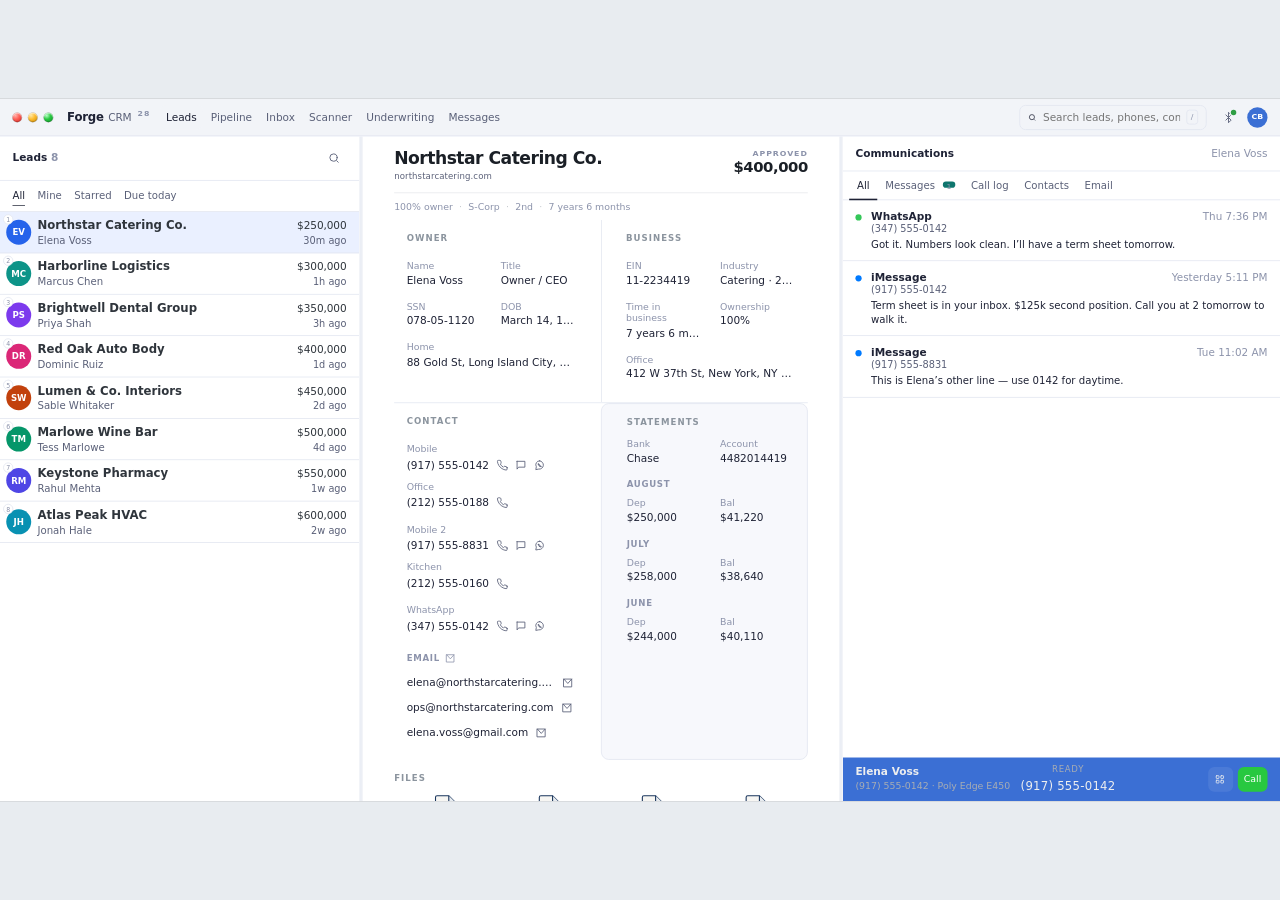
<file: index.html>
<!DOCTYPE html>
<html lang="en">
<head>
<!-- v30 -->
<meta charset="UTF-8" />
<meta http-equiv="Cache-Control" content="no-cache, no-store, must-revalidate" />
<meta http-equiv="Pragma" content="no-cache" />
<meta name="viewport" content="width=device-width, initial-scale=1, maximum-scale=1, user-scalable=no, viewport-fit=cover" />
<meta name="apple-mobile-web-app-capable" content="yes" />
<meta name="mobile-web-app-capable" content="yes" />
<title>Leads · Forge CRM</title>
<script>(function(){var vv=window.visualViewport,w=(vv&&vv.width)||window.innerWidth||1640,h=(vv&&vv.height)||window.innerHeight||900,s=Math.min(w/1640,h/900);if(!(s>0.05))s=1;var x=Math.max(0,(w-1640*s)/2),y=Math.max(0,(h-900*s)/2);var r=document.documentElement;r.style.setProperty("--app-scale",String(s));r.style.setProperty("--app-h","900px");r.style.setProperty("--app-x",x+"px");r.style.setProperty("--app-y",y+"px");})();</script>
<link rel="stylesheet" href="css/desk.css?v=v30" />
<link rel="stylesheet" href="css/desk-more.css?v=v30" />
<link rel="stylesheet" href="css/pages.css?v=v30" />
<link rel="stylesheet" href="css/theme-v2.css?v=v32" />
</head>
<body>
<div id="stage"><div class="app" id="app">
<header class="header">
<div class="traffic" aria-hidden="true"><b class="r"></b><b class="y"></b><b class="g"></b></div>
<div class="word">Forge<span>CRM</span><small class="ver">28</small></div>
<nav class="nav-links"><a href="index.html" class="on">Leads</a><a href="pipeline.html">Pipeline</a><a href="inbox.html">Inbox</a><a href="scanner.html">Scanner</a><a href="underwriting.html">Underwriting</a><a href="messages.html">Messages</a></nav>
<label class="search"><svg width="14" height="14" viewBox="0 0 24 24" fill="none" stroke="currentColor" stroke-width="2"><circle cx="11" cy="11" r="7"/><path d="M20 20l-3-3"/></svg><input id="q" placeholder="Search leads, phones, companies" autocomplete="off" /><kbd>/</kbd></label>
<div class="header-actions"><span class="live" id="livePill"><i></i> On a call</span>
<button type="button" class="bt-btn off" id="btBtn" data-act="devices" title="Phones"><svg width="16" height="16" viewBox="0 0 24 24" fill="none" stroke="currentColor" stroke-width="1.75" stroke-linecap="round" stroke-linejoin="round"><path d="M7 7l10 10-5 5V2l5 5L7 17"/></svg><i></i></button>
<div class="avatar" title="Cole Brennan">CB</div></div></header>
<div class="main" id="main">
<aside class="rail" id="rail"><div class="empty" style="padding:28px 20px">Loading desk…</div></aside>
<div class="handle" data-side="rail"></div>
<section class="desk" id="desk"></section>
<div class="handle" data-side="dock"></div>
<aside class="dock" id="dock"></aside>
</div></div></div>
<div class="pad-pop" id="padPop"></div><div class="overlay" id="overlay"></div><div class="toast" id="toast"></div>
<script src="js/data.js?v=v30"></script><script src="js/data1.js?v=v30"></script><script src="js/data2.js?v=v30"></script><script src="js/data3.js?v=v30"></script>
<script src="js/view.js?v=v30"></script><script src="js/shared.js?v=v32"></script>
<script src="js/desk-core.js?v=v30"></script><script src="js/desk-rail.js?v=v32"></script><script src="js/desk-record.js?v=v30"></script><script src="js/desk-comms.js?v=v32"></script><script src="js/desk-viewer.js?v=v30"></script><script src="js/desk-actions.js?v=v32"></script><script src="js/desk-panes.js?v=v32"></script>
</body></html>
</file>
<file: css/desk.css>
:root {
  --bg: #F4F5F7;
  --bg-2: #E8ECF0;
  --surface: #FFFFFF;
  --sunken: #F7F8FA;
  --fg: #1A1F26;
  --muted: #5C6770;
  --dim: #8B949E;
  --line: #E6E8EB;
  --accent: #1C1F24;
  --accent-2: #0E1014;
  --accent-soft: #F7F6F3;
  --ok: #0F766E;
  --bad: #B42318;
  --warn: #B45309;
  --ink: #1C1F24;
  --ink-fg: #EDEEEF;
  --dialer: #5C4454;
  --font: "Inter", ui-sans-serif, system-ui, sans-serif;
  --app-h: 900px;
  --app-scale: 1;
  --app-x: 0px;
  --app-y: 0px;
  --mono: "Inter", ui-sans-serif, system-ui, sans-serif;
  --header-h: 48px;
  --dial-h: 56px;
  --rail-w: 480px;
  --dock-w: 430px;
  --ease: cubic-bezier(0.22, 1, 0.36, 1)
}

* {
  box-sizing: border-box;
  margin: 0;
  padding: 0
}

html,
body {
  height: 100%;
  max-height: 100%;
  min-width: 0;
  width: 100%;
  overflow: hidden;
  touch-action: none;
  overscroll-behavior: none
}

html {
  -webkit-font-smoothing: antialiased;
  -webkit-text-size-adjust: 100%;
  text-size-adjust: 100%
}

body {
  font-family: var(--font);
  background: var(--bg-2);
  color: var(--fg);
  font-size: 13.5px;
  line-height: 1.45;
  overflow: hidden;
  width: 100%
}

#stage {
  position: fixed;
  inset: 0;
  overflow: hidden;
  touch-action: none;
  background: var(--bg-2);
  overscroll-behavior: none
}

button,
[role="button"] {
  font-family: inherit;
  cursor: pointer;
  color: inherit
}

button:disabled {
  cursor: not-allowed;
  opacity: .45
}

input,
textarea,
select {
  font-family: inherit;
  font-size: 13.5px
}

a {
  color: var(--fg)
}

svg {
  display: block
}

.num {
  font-variant-numeric: normal;
  font-family: var(--font);
  font-weight: 500
}

.app {
  height: 900px;
  max-height: 900px;
  min-height: 900px;
  display: grid;
  grid-template-rows: var(--header-h) 1fr;
  min-width: 1640px;
  width: 1640px;
  max-width: 1640px;
  overflow: hidden;
  transform: translate(var(--app-x, 0px), var(--app-y, 0px)) scale(var(--app-scale, 1));
  transform-origin: 0 0;
  box-shadow: 0 0 0 1px rgba(16, 18, 22, .14);
  background: var(--surface)
}

.header {
  display: flex;
  align-items: center;
  gap: 12px;
  padding: 0 16px;
  background: var(--bg);
  border-bottom: 1px solid var(--line);
  z-index: 20
}

.traffic {
  display: flex;
  gap: 8px;
  align-items: center;
  padding-right: 6px;
  flex-shrink: 0
}

.traffic b {
  width: 12px;
  height: 12px;
  border-radius: 50%;
  display: block;
  box-shadow: 0 0 0 .5px rgba(0, 0, 0, .28), inset 0 1.2px 1.4px rgba(255, 255, 255, .62), inset 0 -1.2px 1.2px rgba(0, 0, 0, .22)
}

.traffic .r {
  background: radial-gradient(circle at 32% 28%, #ffb0aa 0%, #ff5f57 42%, #de3a34 78%)
}

.traffic .y {
  background: radial-gradient(circle at 32% 28%, #ffe7a3 0%, #febc2e 42%, #d89a16 80%)
}

.traffic .g {
  background: radial-gradient(circle at 32% 28%, #b6ffc4 0%, #28c840 42%, #18a332 80%)
}

.word {
  font-weight: 600;
  font-size: 15px;
  letter-spacing: -.02em
}

.word span {
  color: var(--muted);
  font-weight: 400;
  margin-left: 6px;
  font-size: 13.5px
}

.nav-links {
  display: flex;
  align-items: center;
  gap: 2px
}

.nav-links a {
  color: var(--muted);
  text-decoration: none;
  font-size: 13.5px;
  font-weight: 500;
  padding: 6px 10px;
  border-radius: 8px
}

.nav-links a.on,
.nav-links a:hover {
  color: var(--fg);
  background: var(--bg)
}

.search {
  flex: 1;
  min-width: 0;
  max-width: 420px;
  margin-left: auto;
  display: flex;
  align-items: center;
  gap: 8px;
  background: var(--bg);
  border: 1px solid var(--line);
  border-radius: 8px;
  padding: 0 10px;
  height: 32px
}

.search input {
  border: 0;
  background: transparent;
  outline: none;
  width: 100%;
  color: var(--fg)
}

.search kbd {
  font-family: var(--font);
  font-size: 10px;
  color: var(--dim);
  border: 1px solid var(--line);
  border-radius: 4px;
  padding: 1px 5px
}

.header-actions {
  display: flex;
  align-items: center;
  gap: 8px
}

.icon-btn {
  width: 32px;
  height: 32px;
  border: 0;
  background: transparent;
  color: var(--muted);
  border-radius: 8px;
  display: grid;
  place-items: center
}

.icon-btn:hover {
  background: var(--bg);
  color: var(--fg)
}

.avatar {
  width: 26px;
  height: 26px;
  border-radius: 99px;
  display: grid;
  place-items: center;
  font-size: 10px;
  font-weight: 600;
  color: #fff;
  background: #3D4F61
}

.live {
  display: none;
  align-items: center;
  gap: 6px;
  color: var(--ok);
  font-size: 13px;
  font-weight: 500
}

.live.show {
  display: inline-flex
}

.live i {
  width: 6px;
  height: 6px;
  border-radius: 99px;
  background: var(--ok);
  animation: pulse 1.4s ease-in-out infinite
}

@keyframes pulse {
  50% {
    opacity: .35
  }
}

.main {
  min-height: 0;
  display: grid;
  grid-template-columns: var(--rail-w) 5px minmax(0, 1fr) 5px var(--dock-w);
  background: var(--bg);
  overflow: hidden;
  min-width: 0;
  width: 100%
}

.handle {
  cursor: col-resize;
  background: transparent;
  position: relative;
  z-index: 8
}

.handle::before {
  content: "";
  position: absolute;
  inset: 0 -5px;
  z-index: 1
}

.handle:hover,
.handle.drag {
  background: rgba(28, 31, 36, .12)
}

.handle::after {
  content: "";
  position: absolute;
  top: 0;
  bottom: 0;
  left: 2px;
  width: 1px;
  background: var(--line)
}

.pane {
  min-height: 0;
  overflow: auto
}

.pane,
.desk-scroll,
.dock-body,
.lead-list,
.lb-stage,
.thread {
  scrollbar-width: thin;
  scrollbar-color: transparent transparent
}

.pane:hover,
.desk-scroll:hover,
.dock-body:hover,
.lead-list:hover,
.lb-stage:hover,
.thread:hover,
.pane:focus-within,
.desk-scroll:focus-within,
.dock-body:focus-within,
.lead-list:focus-within,
.thread:focus-within {
  scrollbar-color: #C5CAD0 transparent
}

.pane::-webkit-scrollbar,
.desk-scroll::-webkit-scrollbar,
.dock-body::-webkit-scrollbar,
.lead-list::-webkit-scrollbar,
.lb-stage::-webkit-scrollbar,
.thread::-webkit-scrollbar {
  width: 4px;
  height: 4px
}

.pane::-webkit-scrollbar-thumb,
.desk-scroll::-webkit-scrollbar-thumb,
.dock-body::-webkit-scrollbar-thumb,
.lead-list::-webkit-scrollbar-thumb,
.lb-stage::-webkit-scrollbar-thumb,
.thread::-webkit-scrollbar-thumb {
  background: transparent;
  border-radius: 99px
}

.pane:hover::-webkit-scrollbar-thumb,
.desk-scroll:hover::-webkit-scrollbar-thumb,
.dock-body:hover::-webkit-scrollbar-thumb,
.lead-list:hover::-webkit-scrollbar-thumb,
.lb-stage:hover::-webkit-scrollbar-thumb,
.thread:hover::-webkit-scrollbar-thumb,
.pane:focus-within::-webkit-scrollbar-thumb,
.desk-scroll:focus-within::-webkit-scrollbar-thumb,
.dock-body:focus-within::-webkit-scrollbar-thumb,
.lead-list:focus-within::-webkit-scrollbar-thumb,
.thread:focus-within::-webkit-scrollbar-thumb {
  background: #C5CAD0
}

.rail,
.dock {
  display: flex;
  flex-direction: column;
  min-height: 0;
  height: 100%;
  min-width: 0;
  max-width: 100%;
  background: var(--surface);
  overflow: hidden
}

.rail {
  border-right: 0
}

.desk {
  display: flex;
  flex-direction: column;
  min-width: 0;
  min-height: 0;
  height: 100%;
  background: var(--surface);
  container-type: inline-size;
  container-name: desk
}

.dock {
  position: relative
}

.rail-head,
.dock-head {
  padding: 12px 16px;
  border-bottom: 1px solid var(--line);
  display: flex;
  align-items: center;
  gap: 8px;
  flex-shrink: 0;
  position: relative
}

.rail-head h2,
.dock-head h2 {
  font-size: 13.5px;
  font-weight: 600
}

.filters {
  display: flex;
  gap: 16px;
  padding: 8px 16px;
  border-bottom: 1px solid var(--line);
  flex-shrink: 0
}

.chip {
  border: 0;
  background: transparent;
  color: var(--muted);
  padding: 4px 0;
  font-size: 13px;
  font-weight: 500;
  box-shadow: 0 1px 0 transparent
}

.chip.on {
  color: var(--fg);
  box-shadow: 0 1px 0 var(--fg)
}

.lead-list {
  flex: 1;
  min-height: 0;
  overflow: auto;
  overflow-x: hidden
}

.lead-row {
  width: 100%;
  text-align: left;
  border: 0;
  background: transparent;
  display: grid;
  grid-template-columns: 18px 32px 1fr auto;
  gap: 8px;
  padding: 8px 16px 8px 8px;
  border-bottom: 1px solid var(--line);
  align-items: center;
  position: relative;
  color: var(--fg)
}

.lead-row:hover {
  background: var(--sunken)
}

.lead-row.on {
  background: var(--accent-soft)
}

.lead-row .idx {
  position: static;
  font-size: 10px;
  color: #9AA3AB;
  font-family: var(--font);
  line-height: 1;
  pointer-events: none;
  text-align: center;
  font-weight: 500
}

.lead-row .co {
  font-weight: 600;
  font-size: 15px;
  line-height: 1.25;
  color: #2F353C
}

.lead-row .nm {
  font-size: 13px;
  color: var(--muted);
  margin-top: 2px;
  font-weight: 400
}

.lead-row .right {
  text-align: right;
  display: flex;
  flex-direction: column;
  align-items: flex-end;
  padding-top: 1px
}

.lead-row .amt,
.lead-row .amt .num {
  font-size: 13.5px;
  font-weight: 500;
  font-family: var(--font);
  letter-spacing: -.01em;
  color: #2F353C
}

.lead-row .ago {
  font-size: 12.5px;
  color: var(--muted);
  margin-top: 4px
}

.av {
  width: 32px;
  height: 32px;
  border-radius: 8px;
  display: grid;
  place-items: center;
  font-size: 10px;
  font-weight: 600;
  color: #fff;
  flex-shrink: 0;
  margin-top: 0
}

.desk-scroll {
  flex: 1;
  min-height: 0;
  overflow: auto;
  overflow-x: hidden
}

.rec-head {
  padding: 18px 40px 8px
}

.rec-head h1 {
  font-size: 22px;
  font-weight: 600;
  letter-spacing: -.03em;
  line-height: 1.2
}

.rec-head .who {
  font-size: 13.5px;
  color: var(--muted);
  margin-top: 4px;
  font-weight: 400
}

.rec-head .meta {
  font-size: 13px;
  font-weight: 400;
  color: var(--muted);
  margin-top: 6px;
  line-height: 1.5
}

.line {
  display: flex;
  align-items: center;
  gap: 12px;
  min-height: 32px;
  padding: 7px 0
}

.line .lab {
  width: 18px;
  flex-shrink: 0;
  font-size: 13px;
  color: var(--dim);
  font-family: var(--font)
}

.cgroup+.cgroup {
  margin-top: 12px;
  padding-top: 12px;
  border-top: 1px solid var(--line)
}

.cgroup h4 {
  font-size: 11px;
  letter-spacing: .08em;
  text-transform: uppercase;
  color: var(--dim);
  font-weight: 600;
  margin: 0 0 8px
}

.line .val {
  font-weight: 500;
  letter-spacing: -.01em;
  white-space: nowrap
}

.qacts {
  display: flex;
  gap: 2px;
  align-items: center;
  margin-left: 8px
}

.qacts button {
  width: 22px;
  height: 22px;
  border: 0;
  background: transparent;
  color: var(--muted);
  border-radius: 4px;
  display: grid;
  place-items: center;
  padding: 0
}

.qacts button:hover {
  background: var(--bg);
  color: var(--fg)
}

.rail-search {
  margin-left: auto;
  position: relative
}

.rail-drop {
  position: absolute;
  top: calc(100% + 6px);
  left: 12px;
  right: 12px;
  z-index: 14;
  background: #fff;
  border: 1px solid var(--line);
  box-shadow: 0 10px 28px rgba(16, 18, 22, .08);
  padding: 8px
}

.rail-drop input {
  width: 100%;
  height: 32px;
  border: 1px solid var(--line);
  padding: 0 10px;
  outline: none;
  background: #fff;
  font-size: 13.5px;
  color: var(--fg)
}

.rail-drop input:focus {
  border-color: #C5CAD0
}
</file>
<file: css/desk-more.css>
.pitch{font-size:13.5px;line-height:1.55;color:var(--fg)}.activity-foot .ev{display:grid;grid-template-columns:120px 1fr;gap:12px;padding:8px 0;border-bottom:1px solid var(--line)}.activity-foot .when{font-size:13px;color:var(--dim)}.files{display:flex;gap:16px;flex-wrap:wrap}.file{border:0;background:transparent;color:var(--fg);display:flex;flex-direction:column;align-items:center;gap:6px;width:72px;font-size:12px;color:var(--muted)}.file .ico{width:34px;height:40px;border-radius:3px;background:var(--surface);border:1px solid var(--line);display:grid;place-items:center;font-size:8px;font-weight:700;color:var(--bad);position:relative}.file .ico::after{content:"";position:absolute;top:0;right:0;border-width:0 7px 7px 0;border-style:solid;border-color:var(--bg-2) var(--bg) var(--bg-2) var(--bg-2)}.note p{margin-top:6px}.linkish{border:0;background:transparent;color:var(--fg);font-size:13.5px;font-weight:500;padding:0;text-decoration:underline;text-underline-offset:3px;margin-top:8px}.ev{padding:0 0 12px}.ev .when{font-size:13px;color:var(--dim)}.num-switch{display:flex;flex-wrap:wrap;gap:6px;padding:8px 16px;border-bottom:1px solid var(--line);flex-shrink:0}.num-switch button{border:1px solid var(--line);background:transparent;color:var(--muted);height:26px;padding:0 8px;border-radius:6px;font-size:12px}.num-switch button.on{color:var(--fg);border-color:var(--fg)}.dock-tabs{display:flex;gap:0;padding:0 8px;border-bottom:1px solid var(--line);flex-shrink:0}.dock-tabs button{border:0;background:transparent;color:var(--muted);padding:10px 10px;font-size:13px;font-weight:500;white-space:nowrap;border-bottom:2px solid transparent;margin-bottom:-1px}.dock-tabs button.on{color:var(--fg);border-bottom-color:var(--fg)}.dock-body{flex:1;min-height:0;overflow:auto;display:flex;flex-direction:column}.thread{padding:14px 16px 10px;display:flex;flex-direction:column;gap:8px;flex:1}.bubble{max-width:260px;padding:7px 12px 8px;border-radius:18px;font-size:13.5px;line-height:1.35;font-weight:400;letter-spacing:-.01em}.bubble.in{background:#E9E9EB;color:#1A1F26;align-self:flex-start;border-bottom-left-radius:4px}.bubble.out{background:#007AFF;color:#fff;align-self:flex-end;border-bottom-right-radius:4px}.bubble.out.sms-green,.bubble.out.wa{background:#34C759;color:#fff}.bubble.wa.in{background:#E9E9EB;color:#1A1F26}.bubble .t{font-size:11px;font-weight:400;opacity:.62;margin-top:3px}.bubble.out .t{color:rgba(255,255,255,.72);opacity:1}.composer{padding:10px 14px 12px;border-top:1px solid var(--line);display:flex;gap:8px;align-items:flex-end}.composer textarea{flex:1;border:1px solid var(--line);border-radius:18px;padding:8px 12px;min-height:40px;max-height:100px;resize:none;outline:none;background:var(--sunken)}.btn{border:1px solid var(--line);background:var(--surface);color:var(--fg);height:32px;padding:0 12px;border-radius:8px;font-size:13.5px;font-weight:500;display:inline-flex;align-items:center;gap:6px}.btn:hover{background:var(--sunken)}.btn.primary{background:var(--accent);color:#fff;border-color:transparent}.btn.primary:hover{background:var(--accent-2)}.btn.ghost{border-color:transparent}.mail{padding:12px 16px;border-bottom:1px solid var(--line);width:100%;text-align:left;background:transparent;border-left:0;border-right:0;border-top:0}.mail .sub{font-weight:600}.mail .pre{color:var(--muted);margin-top:4px}.call-row{padding:12px 16px;border-bottom:1px solid var(--line)}.unread{display:inline-block;min-width:16px;text-align:center;font-size:10px;color:var(--dim)}.dialer{height:var(--dial-h);flex-shrink:0;background:var(--dialer);color:var(--ink-fg);display:grid;grid-template-columns:1.2fr auto 1.1fr;align-items:center;gap:10px;padding:0 16px;min-width:0;width:100%;z-index:12}.dialer .who .nm{font-weight:600;font-size:13.5px;line-height:1.2}.dialer .who .sub{font-size:12px;color:#A8ADB3;margin-top:2px}.dialer .lcd{text-align:center;font-family:var(--font);font-size:15px;letter-spacing:.02em}.dialer .lcd .st{font-family:var(--font);font-size:11px;color:#A8ADB3;letter-spacing:.08em;text-transform:uppercase;margin-bottom:2px}.dacts{display:flex;justify-content:flex-end;gap:6px}.dacts button{height:32px;min-width:32px;padding:0 8px;border:0;border-radius:8px;background:rgba(255,255,255,.08);color:var(--ink-fg);font-size:12px;font-weight:500;display:inline-flex;align-items:center;gap:4px}.dacts button:hover{background:rgba(255,255,255,.14)}.dacts button.on{background:#fff;color:var(--ink)}.dacts .callgo{background:#28c840;color:#fff}.dacts .hang{background:#E24B4A;color:#fff}.pad-pop{display:none;position:fixed;z-index:35;width:228px;padding:10px;background:#111418;border-radius:16px;box-shadow:0 18px 40px rgba(0,0,0,.35)}.pad-pop.open{display:block}.pad{display:grid;grid-template-columns:repeat(3,1fr);gap:6px}.pad button{height:44px;border:0;background:#1C2128;color:#F3F4F6;border-radius:10px;font-size:18px;font-weight:500;display:flex;flex-direction:column;align-items:center;justify-content:center;line-height:1}.pad button small{font-size:8px;color:#8B949E;letter-spacing:.12em;margin-top:2px;font-weight:400}.overlay{position:fixed;inset:0;background:rgba(16,24,32,.46);display:none;align-items:center;justify-content:center;z-index:40;padding:24px}.overlay.open{display:flex}.viewer{width:min(1040px,96vw);height:min(92dvh,980px);background:#2C3036;border-radius:10px;display:flex;flex-direction:column;overflow:hidden;box-shadow:0 24px 64px rgba(16,24,32,.4)}.viewer-bar{height:40px;flex-shrink:0;display:flex;align-items:center;gap:8px;padding:0 10px;background:#1C1F24;color:#EDEEEF;font-size:13px}.viewer-bar .fn{font-weight:500;margin-left:4px;flex:1;min-width:0;white-space:nowrap;overflow:hidden;text-overflow:ellipsis}.viewer-bar .pg{color:#A8ADB3;font-variant-numeric:tabular-nums}.viewer-bar button{height:26px;min-width:26px;padding:0 8px;border:0;border-radius:6px;background:transparent;color:#EDEEEF;display:grid;place-items:center}.viewer-bar button:hover{background:rgba(255,255,255,.08)}.viewer-bar .z{color:#A8ADB3;font-family:var(--font);font-size:12px;min-width:42px;text-align:center}.viewer-stage{flex:1;min-height:0;overflow:auto;display:grid;justify-items:center;align-content:start;padding:20px;background:#3A4148}.letter-wrap{position:relative}.letter{width:816px;height:1056px;background:#F6F3EC;color:#1A1814;font-family:"IBM Plex Sans",ui-sans-serif,system-ui,sans-serif;box-shadow:0 8px 28px rgba(0,0,0,.28);transform-origin:top left;padding:54px 64px 48px;position:relative}.letter::before{content:"";position:absolute;inset:0;pointer-events:none;background:repeating-linear-gradient(0deg,transparent,transparent 3px,rgba(40,30,10,.015) 3px,rgba(40,30,10,.015) 4px)}.letter .bank{font-size:11px;letter-spacing:.14em;font-weight:600}.letter h2{font-size:16px;font-weight:600;margin:8px 0 16px}.letter table{width:100%;border-collapse:collapse;font-size:12px}.letter td,.letter th{text-align:left;padding:5px 0;border-bottom:1px solid #E4DFD4}.letter .end{font-family:var(--font);font-weight:600;font-size:13px}.letter .stamp{position:absolute;top:36px;right:48px;font-size:10px;letter-spacing:.1em;color:#8A8478}.modal{background:var(--surface);border-radius:14px;width:min(560px,100%);max-height:88dvh;overflow:auto;box-shadow:0 16px 40px rgba(16,24,32,.16);padding:20px}.modal.wide{width:min(720px,100%)}.compose-row{display:grid;grid-template-columns:48px 1fr;gap:8px;align-items:center;padding:6px 0;border-bottom:1px solid var(--line)}.compose-row label{font-size:13px;color:var(--dim)}.compose-row input{border:0;outline:none;width:100%;padding:4px 0;background:transparent}.tb{display:flex;gap:4px;padding:8px 0;flex-wrap:wrap}.tb button,.tb select{height:28px;border:1px solid var(--line);background:var(--surface);border-radius:6px;padding:0 8px;font-size:12px}.editor{min-height:280px;border:1px solid var(--line);border-radius:8px;padding:10px;outline:none;background:var(--sunken)}.toast{position:fixed;left:50%;bottom:24px;transform:translateX(-50%);background:var(--fg);color:#fff;padding:10px 14px;border-radius:10px;font-size:13.5px;z-index:50;display:none;max-width:90%}.toast.show{display:block}.muted{color:var(--muted)}.dim{color:var(--dim)}.ok{color:var(--ok)}.empty{padding:32px 16px;text-align:center;color:var(--muted)}.row-between{display:flex;justify-content:space-between;align-items:center;gap:8px}@media (prefers-reduced-motion:reduce){*,*::before,*::after{animation-duration:.01ms !important;transition-duration:.01ms !important}}
.bt-btn{position:relative;width:32px;height:32px;border:0;background:transparent;color:var(--muted);border-radius:8px;display:grid;place-items:center}
.bt-btn:hover{background:var(--surface);color:var(--fg)}
.bt-btn i{position:absolute;top:6px;right:6px;width:7px;height:7px;border-radius:99px;box-shadow:0 0 0 1.5px var(--bg)}
.bt-btn.on i{background:#2F9E44}
.bt-btn.off i{background:#C23B32}
.bt-btn svg{display:block}
.rec-head{display:flex;align-items:flex-start;justify-content:space-between;gap:28px;padding:16px 40px 14px;position:relative}
.rec-head::after{content:"";position:absolute;left:40px;right:40px;width:auto;bottom:0;height:1px;background:#E6E8EB}
.rec-main{min-width:0;flex:1}
.rec-title{display:flex;align-items:baseline;gap:12px;flex-wrap:wrap}
.rec-title h1{font-size:22px;font-weight:650;letter-spacing:-.03em;line-height:1.2;color:#1A1F26}
.rec-main .web{display:block;font-size:11px;color:var(--muted);font-weight:400;text-decoration:none;margin-top:3px;line-height:1.2;letter-spacing:.01em}
.rec-main .web:hover{color:var(--fg)}
.money{display:flex;flex-direction:column;align-items:flex-end;gap:1px;flex-shrink:0;padding:0;border:0}
.money .k{font-size:10px;letter-spacing:.12em;text-transform:uppercase;color:var(--dim);font-weight:600;line-height:1.2}
.money .v,.money .v .num{font-size:19px;font-weight:600;font-family:var(--font);letter-spacing:-.03em;margin:0;line-height:1.1;color:#1A1F26}
.money .asked{display:none}
.sheet-x{display:grid;grid-template-columns:1fr 1fr;grid-template-rows:auto auto;margin:4px 40px 0;align-items:stretch;position:relative;border:0;background:transparent}
.quad{padding:16px 20px 18px;min-width:0;min-height:0;display:flex;flex-direction:column;position:relative;border-top:0}
.sheet-x > .quad:nth-of-type(1),
.sheet-x > .quad:nth-of-type(3){padding:16px 32px 18px 16px}
.sheet-x > .quad:nth-of-type(2),
.sheet-x > .quad:nth-of-type(4){padding:16px 16px 18px 32px}
.sheet-x > .quad:nth-of-type(2),
.sheet-x > .quad:nth-of-type(4){box-shadow:inset 1px 0 0 #E6E8EB}
.quad h3{font-size:11px;letter-spacing:.12em;text-transform:uppercase;color:#8B949E;font-weight:600;margin:0 0 12px;padding:0;border:0;width:100%}
.pair{display:grid;grid-template-columns:1fr 1fr;gap:10px 24px;padding:8px 0;border:0;box-shadow:none}
.pair.one{grid-template-columns:1fr}
.pair.one .kv .v,.pair.one .kv .vt{white-space:nowrap;overflow:hidden;text-overflow:ellipsis}
.kv .k{font-size:12px;color:var(--dim);line-height:1.3}
.kv .v{font-size:13.5px;font-weight:500;margin-top:1px;display:flex;align-items:center;gap:6px;min-width:0;flex-wrap:nowrap}
.kv .vt{min-width:0;overflow:hidden;text-overflow:ellipsis;white-space:nowrap}
.kv .v .qacts{margin-left:0;flex-shrink:0}
.dline{display:none !important;height:0 !important;margin:0 !important;padding:0 !important;border:0 !important}
.files-block{margin:16px 40px 8px}
.files-k{font-size:11px;letter-spacing:.12em;text-transform:uppercase;color:#8B949E;font-weight:600;margin:0 0 12px}
.files-row{display:flex;justify-content:space-between;align-items:flex-end;gap:0;width:100%;padding:0}
.file-doc{border:0;background:transparent;padding:0;cursor:pointer;color:inherit;flex:1 1 0;min-width:0;display:flex;flex-direction:column;align-items:center;gap:8px}
.file-doc .pdf-ico{display:block;flex-shrink:0}
.file-doc .lab{font-family:var(--font);font-size:10px;font-weight:600;letter-spacing:.08em;color:#5C6770}
.file-doc:hover .pdf-ico path[stroke]{stroke:#0E2A4A}
.file-doc:hover .lab{color:#1A1F26}
.stmt-grid{display:grid;grid-template-columns:1fr 1fr;column-gap:24px;row-gap:8px;align-items:start}
.stmt-mo{grid-column:1 / -1;font-size:11px;letter-spacing:.08em;text-transform:uppercase;color:var(--dim);font-weight:600;margin:8px 0 0}
.stmt-grid > .stmt-mo:first-of-type{margin-top:4px}
.stmt-cell{border:0;background:transparent;text-align:left;padding:0;min-width:0;cursor:pointer;color:inherit;font:inherit}
.stmt-cell:hover .v,.stmt-cell:hover .vt{color:var(--ok)}

.below{padding:8px 40px 28px}
.email-head{display:flex;align-items:center;gap:6px;margin:14px 0 8px;font-size:11px;letter-spacing:.08em;text-transform:uppercase;color:var(--dim);font-weight:600}
.mail-all-ico{border:0;background:transparent;color:var(--dim);padding:0;display:grid;place-items:center;width:16px;height:16px;flex-shrink:0}
.mail-all-ico:hover{color:var(--fg)}
.email-row{display:flex;align-items:center;gap:6px;padding:5px 0;min-width:0;width:max-content;max-width:100%}
.email-row .vt{flex:0 1 auto;min-width:0;font-size:13.5px;font-weight:500;overflow:hidden;text-overflow:ellipsis;white-space:nowrap}
.email-row .qacts{flex:0 0 auto;margin-left:0}
.email-all{margin-top:2px;border:0;background:transparent;color:var(--fg);font-size:13px;font-weight:500;padding:0;text-decoration:underline;text-underline-offset:3px}
.dev-list{display:flex;flex-direction:column;margin-top:8px}
.dev-item{display:grid;grid-template-columns:32px 1fr auto;gap:10px;align-items:center;padding:10px 4px;border-bottom:1px solid var(--line);background:transparent;width:100%;text-align:left;border-left:0;border-right:0;border-top:0;color:inherit}
.dev-item:hover{background:var(--sunken)}
.dev-item.on-row{background:var(--sunken)}
.dev-item .co{font-weight:600;font-size:13.5px}
.dev-item .nm{font-size:12.5px;color:var(--muted);margin-top:2px}
.toggle{border:1px solid var(--line);background:var(--surface);color:var(--muted);height:26px;padding:0 10px;border-radius:6px;font-size:12px;font-weight:500}
.toggle.on{color:var(--fg);border-color:var(--fg)}
.sheet-x .muted{font-size:13px;padding:8px 0}

.stmt-kv .v,.stmt-kv .v .num{font-size:13.5px;font-weight:500;font-family:var(--font);letter-spacing:-.01em;margin-top:1px;white-space:nowrap}
.facts-strip{display:flex;flex-wrap:wrap;align-items:baseline;gap:0;margin:2px 40px 0;padding:8px 0 4px;font-size:12px;color:var(--dim);line-height:1.35}
.facts-strip span + span::before{content:"·";margin:0 8px;color:#C5C9CE}
.pitch-block{background:#E8EEF4;padding:14px 16px;margin:8px 0 4px;border-left:3px solid #1A365D}
.pitch-block .k{font-size:11px;letter-spacing:.08em;text-transform:uppercase;color:#1A365D;font-weight:600;margin:0 0 8px}
.act-block .k{font-size:11px;letter-spacing:.08em;text-transform:uppercase;color:var(--dim);font-weight:600;margin:0 0 10px;display:flex;justify-content:space-between;align-items:baseline}
.act-block .k .act-more{letter-spacing:.04em;text-transform:none;font-weight:400}
.pitch-block .pitch{font-size:14px;line-height:1.55;color:var(--fg);margin:0;padding:0;border:0}
.act-block{padding:20px 0 0}
.act-row{display:grid;grid-template-columns:18px 44px minmax(0,1fr) auto;gap:8px;align-items:baseline;padding:7px 0}
.act-ico{color:var(--dim);display:grid;place-items:center;transform:translateY(2px)}
.act-verb{font-size:11px;font-weight:600;letter-spacing:.06em;text-transform:uppercase;color:var(--dim)}
.act-txt{font-size:13.5px;min-width:0;overflow:hidden;text-overflow:ellipsis;white-space:nowrap}
.act-when{font-size:12px;color:var(--dim);white-space:nowrap}
.act-more{border:0;background:transparent;color:var(--dim);font-size:12px;letter-spacing:.06em;padding:8px 0 0;cursor:pointer;text-align:left}
.act-more:hover{color:var(--fg)}


/* Lightbox (file/statement viewer). This is the ONE ruleset for it — it used to
   be defined here (old left/right-arrow design) AND redefined in the
   index.html-only viewer.css (current up/down-arrow design), which silently
   overrode these rules on the Leads desk and left this copy dead everywhere.
   Consolidated to the current, live design; viewer.css has been removed. */
.overlay.open.lite{background:rgba(16,24,32,.52);align-items:center;justify-content:center;padding:16px;flex-direction:column}
.lb-cluster{display:grid;grid-template-columns:auto 36px;grid-template-rows:auto auto;gap:8px 8px;align-items:center;justify-items:center;max-width:100%;max-height:100%}
.lb-page{grid-column:1;grid-row:1;position:relative;max-width:min(816px,calc(100vw - 72px));max-height:calc(100dvh - 80px);overflow:auto;-webkit-overflow-scrolling:touch;overscroll-behavior:contain}
.lb-nav{grid-column:2;grid-row:1;display:flex;flex-direction:column;gap:18px;align-items:center;justify-content:center}
.lb-arrow{width:36px;height:36px;border:0;border-radius:0;background:transparent;color:rgba(255,255,255,.42);box-shadow:none;display:grid;place-items:center;cursor:pointer;padding:8px}
.lb-arrow svg{width:18px;height:18px}
.lb-arrow:hover{color:rgba(255,255,255,.78);background:transparent}
.lb-zoom{grid-column:2;grid-row:2;display:flex;flex-direction:column;gap:2px;align-items:center}
.lb-zoom button{width:36px;height:28px;border:0;border-radius:0;background:transparent;color:rgba(255,255,255,.42);box-shadow:none;display:grid;place-items:center;cursor:pointer;padding:0}
.lb-zoom button:hover{color:rgba(255,255,255,.78);background:transparent}
.lb-zoom svg{width:16px;height:16px}
.lb-pg{grid-column:1;grid-row:2;justify-self:center;font-size:11px;letter-spacing:.14em;color:rgba(255,255,255,.55);font-weight:500}
@media (pointer:coarse){
  .lb-nav{display:none}
  .lb-cluster{grid-template-columns:auto}
  .lb-zoom{grid-column:1;grid-row:2;justify-self:end;flex-direction:row;gap:4px}
  .lb-pg{justify-self:start}
}
.letter .stmt-sub{font-size:12px;color:#5C564C;margin-top:4px;letter-spacing:.04em}
.letter .end,.letter .end .num{font-family:var(--font)}


.sheet-x > .quad:nth-of-type(3){box-shadow:inset 0 1px 0 #E6E8EB}
.sheet-x > .quad:nth-of-type(4){box-shadow:inset 1px 0 0 #E6E8EB, inset 0 1px 0 #E6E8EB}
.kv .v, .kv .vt, .line .val, .stmt-kv .v, .stmt-kv .v .num, .money .v, .lead-row .amt, .dialer .lcd, .num, .act-when {
  font-family: var(--font);
  font-variant-numeric: normal;
}
.compose-to{display:flex;align-items:center;gap:8px;min-width:0}.compose-to input{flex:1;min-width:0}.cc-toggle{border:0;background:transparent;color:var(--dim);font-size:12px;letter-spacing:.04em;padding:2px 0;white-space:nowrap;font-weight:500}.cc-toggle:hover{color:var(--fg)}.compose-extra{display:none}.compose-extra.open{display:block}

.lead-list,.desk-scroll,.dock-body,.thread,.scroll,.pipe,.side,.pane-r,.lb-stage{touch-action:pan-y}
.convo-list{display:flex;flex-direction:column}
.convo-row{display:flex;gap:12px;align-items:flex-start;width:100%;text-align:left;border:0;border-bottom:1px solid var(--line);background:transparent;padding:12px 16px;color:inherit;cursor:pointer}
.convo-row:hover{background:var(--sunken)}
.convo-row .pip{width:8px;height:8px;border-radius:99px;flex-shrink:0;margin-top:6px}
.convo-row .pip.im{background:#007AFF}
.convo-row .pip.wa{background:#34C759}
.convo-main{min-width:0;flex:1}
.convo-top{display:flex;justify-content:space-between;gap:8px;align-items:baseline}
.convo-top strong{font-size:13.5px;font-weight:600}
.convo-n{font-size:12.5px;color:var(--muted);margin-top:1px}
.convo-prev{font-size:13px;color:var(--fg);margin-top:4px;line-height:1.35;display:-webkit-box;-webkit-line-clamp:2;-webkit-box-orient:vertical;overflow:hidden}
.thread-who{padding:8px 16px 0;font-size:12.5px;color:var(--muted);font-weight:400;letter-spacing:0}

.word .ver{margin-left:8px;font-size:10px;font-weight:600;letter-spacing:.12em;color:var(--dim);vertical-align:super}
</file>
<file: css/pages.css>
.nav-links {
  flex-wrap: nowrap;
  flex-shrink: 0
}

.nav-links a {
  padding: 6px 8px;
  white-space: nowrap
}

.search {
  max-width: 240px;
  flex: 0 1 240px
}

.work {
  height: calc(var(--app-h, 900px) - var(--header-h));
  min-height: 0;
  display: flex;
  flex-direction: column;
  background: var(--bg);
  overflow: hidden
}

.page-head {
  display: flex;
  align-items: flex-end;
  justify-content: space-between;
  gap: 16px;
  padding: 18px 24px 12px;
  flex-shrink: 0
}

.page-head h1 {
  font-size: 22px;
  font-weight: 600;
  letter-spacing: -.03em;
  line-height: 1.15
}

.page-head .meta {
  color: var(--muted);
  font-size: 13px;
  margin-top: 4px
}

.page-head .meta b {
  color: var(--fg);
  font-weight: 500
}

.page-actions {
  display: flex;
  align-items: center;
  gap: 8px
}

.chips {
  display: flex;
  gap: 4px;
  padding: 0 24px 12px;
  flex-shrink: 0
}

.chips button {
  border: 0;
  background: transparent;
  color: var(--muted);
  padding: 6px 10px;
  border-radius: 8px;
  font-size: 13px;
  font-weight: 500
}

.chips button:hover {
  color: var(--fg);
  background: var(--bg-2)
}

.chips button.on {
  color: var(--fg);
  background: var(--surface);
  box-shadow: 0 0 0 1px var(--line)
}

.scroll {
  flex: 1;
  min-height: 0;
  overflow: auto;
  padding: 4px 24px 32px
}

.scan-grid {
  display: grid;
  grid-template-columns: repeat(auto-fill, minmax(280px, 1fr));
  gap: 12px
}

.scan-card {
  display: block;
  text-decoration: none;
  color: inherit;
  background: var(--surface);
  border: 1px solid var(--line);
  border-radius: 10px;
  padding: 14px 16px 16px;
  min-width: 0
}

.scan-card:hover {
  border-color: #C9CED4
}

.scan-card .top {
  display: flex;
  align-items: flex-start;
  gap: 10px
}

.mark {
  width: 32px;
  height: 32px;
  border-radius: 8px;
  flex-shrink: 0;
  display: grid;
  place-items: center;
  font-size: 10px;
  font-weight: 700;
  letter-spacing: .04em;
  color: #fff
}

.scan-card .who {
  min-width: 0;
  flex: 1
}

.scan-card .bank {
  font-weight: 600;
  font-size: 13.5px;
  white-space: nowrap;
  overflow: hidden;
  text-overflow: ellipsis
}

.scan-card .acct {
  font-family: var(--font);
  font-size: 12px;
  color: var(--muted);
  margin-top: 1px
}

.scan-card .pg {
  font-size: 12px;
  color: var(--dim);
  white-space: nowrap
}

.scan-card .mo {
  margin: 12px 0 10px;
  font-size: 13px;
  color: var(--muted)
}

.scan-card .figs {
  display: grid;
  grid-template-columns: 1fr 1fr;
  gap: 8px
}

.scan-card .nsf {
  margin-top: 8px;
  font-size: 12px;
  color: var(--dim)
}

.scan-card .nsf.bad {
  color: var(--bad)
}

.split {
  flex: 1;
  min-height: 0;
  display: grid;
  grid-template-columns: 320px minmax(0, 1fr);
  border-top: 1px solid var(--line)
}

.split.uw {
  grid-template-columns: 300px minmax(0, 1fr)
}

.split.inbox {
  grid-template-columns: 360px minmax(0, 1fr)
}

.side {
  min-height: 0;
  overflow: auto;
  background: var(--surface);
  border-right: 1px solid var(--line);
  display: flex;
  flex-direction: column
}

.side-head {
  padding: 16px 16px 10px;
  position: sticky;
  top: 0;
  background: var(--surface);
  z-index: 2;
  border-bottom: 1px solid var(--line)
}

.side-head h2 {
  font-size: 15px
}

.side-head .meta {
  color: var(--muted);
  font-size: 12.5px;
  margin-top: 2px
}

.side-search {
  margin-top: 10px;
  display: flex;
  align-items: center;
  gap: 8px;
  background: var(--bg);
  border: 1px solid var(--line);
  border-radius: 8px;
  padding: 0 10px;
  height: 32px
}

.side-search input {
  border: 0;
  background: transparent;
  outline: none;
  width: 100%
}

.side #feed,
.side #fileList,
.side #convoList {
  flex: 1;
  min-height: 0;
  overflow: auto
}

.file-row,
.convo,
.feed-row {
  display: grid;
  grid-template-columns: 32px 1fr auto;
  gap: 10px;
  padding: 10px 16px;
  border: 0;
  background: transparent;
  width: 100%;
  text-align: left;
  cursor: pointer;
  color: inherit;
  border-bottom: 1px solid var(--line);
  text-decoration: none
}

.file-row:hover,
.convo:hover,
.feed-row:hover {
  background: var(--sunken)
}

.file-row.on,
.convo.on,
.feed-row.on {
  background: var(--accent-soft)
}

.file-row .t,
.convo .t {
  font-weight: 600;
  font-size: 13.5px
}

.file-row .s,
.convo .s,
.feed-row .s {
  font-size: 12.5px;
  color: var(--muted);
  margin-top: 2px;
  white-space: nowrap;
  overflow: hidden;
  text-overflow: ellipsis
}

.file-row .pg,
.convo .when,
.feed-row .when {
  font-size: 12px;
  color: var(--dim)
}

.unread {
  width: 8px;
  height: 8px;
  border-radius: 99px;
  background: var(--ok);
  display: inline-block;
  margin-left: 6px
}

.pane-r {
  min-height: 0;
  overflow: auto;
  background: var(--bg)
}

.uw-bar {
  display: flex;
  align-items: center;
  justify-content: space-between;
  gap: 12px;
  padding: 14px 24px;
  background: var(--surface);
  border-bottom: 1px solid var(--line);
  position: sticky;
  top: 0;
  z-index: 2
}

.uw-bar h1 {
  font-size: 16px;
  font-weight: 600;
  letter-spacing: -.02em
}

.uw-bar .sub {
  font-size: 13px;
  color: var(--muted);
  margin-top: 2px
}

.uw-bar a {
  font-size: 13px;
  color: var(--muted);
  text-decoration: none;
  font-weight: 500
}

.uw-bar a:hover {
  color: var(--fg)
}

.uw-body {
  padding: 20px 24px 40px;
  max-width: 980px
}

.kpi-row {
  display: grid;
  grid-template-columns: repeat(3, 1fr);
  gap: 10px;
  margin-bottom: 16px
}

.kpi {
  background: var(--surface);
  border: 1px solid var(--line);
  border-radius: 10px;
  padding: 12px 14px
}

.kpi .k {
  font-size: 11px;
  letter-spacing: .06em;
  text-transform: uppercase;
  color: var(--dim);
  font-weight: 600
}

.kpi .v {
  font-size: 18px;
  font-weight: 600;
  font-family: var(--font);
  letter-spacing: -.03em;
  margin-top: 6px
}

.kpi .v.bad {
  color: var(--bad)
}

.kpi .v.ok {
  color: var(--ok)
}

.block {
  background: var(--surface);
  border: 1px solid var(--line);
  border-radius: 10px;
  padding: 16px 18px;
  margin-bottom: 12px
}

.block h3 {
  font-size: 13px;
  font-weight: 600;
  margin-bottom: 10px
}

.flag {
  display: flex;
  justify-content: space-between;
  gap: 12px;
  padding: 8px 0;
  border-bottom: 1px solid var(--line)
}

.flag:last-child {
  border-bottom: 0
}

.flag .k {
  color: var(--muted)
}

.two {
  display: grid;
  grid-template-columns: 1fr 1fr;
  gap: 12px
}

.thread-head {
  padding: 14px 20px;
  background: var(--surface);
  border-bottom: 1px solid var(--line);
  display: flex;
  align-items: center;
  justify-content: space-between;
  gap: 12px
}

.thread-head h1 {
  font-size: 16px
}

.thread-head .sub {
  font-size: 13px;
  color: var(--muted)
}

.thread-wrap {
  flex: 1;
  min-height: 0;
  overflow: auto;
  padding: 16px 20px;
  display: flex;
  flex-direction: column;
  gap: 8px
}

.composer {
  display: flex;
  gap: 8px;
  padding: 12px 16px;
  border-top: 1px solid var(--line);
  background: var(--surface)
}

.composer input {
  flex: 1;
  border: 1px solid var(--line);
  border-radius: 8px;
  padding: 0 12px;
  height: 36px;
  background: var(--bg);
  outline: none
}

.pane-col {
  display: flex;
  flex-direction: column;
  min-height: 0;
  height: 100%
}

.pipe {
  flex: 1;
  min-height: 0;
  overflow: auto;
  display: grid;
  grid-template-columns: repeat(5, minmax(220px, 1fr));
  gap: 12px;
  padding: 16px 24px 28px;
  align-items: start
}

.pipe .col {
  background: var(--surface);
  border: 1px solid var(--line);
  border-radius: 10px;
  min-height: 200px;
  display: flex;
  flex-direction: column
}

.pipe .col h2 {
  font-size: 13px;
  font-weight: 600;
  padding: 12px 14px 8px;
  display: flex;
  justify-content: space-between;
  align-items: baseline
}

.pipe .col h2 span {
  color: var(--dim);
  font-weight: 500;
  font-family: var(--font);
  font-size: 12px
}

.deal {
  display: block;
  margin: 0 10px 10px;
  padding: 12px;
  border: 1px solid var(--line);
  border-radius: 8px;
  text-decoration: none;
  color: inherit;
  background: var(--sunken)
}

.deal:hover {
  border-color: #C9CED4;
  background: var(--bg)
}

.deal .co {
  font-weight: 600;
  font-size: 13.5px
}

.deal .who {
  font-size: 12.5px;
  color: var(--muted);
  margin-top: 2px
}

.deal .amt {
  font-family: var(--font);
  font-weight: 600;
  margin-top: 8px;
  font-size: 14px
}

.deal .ago {
  font-size: 12px;
  color: var(--dim);
  margin-top: 4px
}

.av {
  width: 32px;
  height: 32px;
  border-radius: 99px;
  display: grid;
  place-items: center;
  font-size: 11px;
  font-weight: 600;
  color: #fff
}
</file>
<file: css/theme-v2.css>
/* Forge CRM — theme-v2.css
   New color palette + layout overrides. Loaded AFTER desk.css, desk-more.css,
   and pages.css so these values win via normal CSS cascade. Original files
   are untouched — this file only redefines shared custom properties and
   adds a small number of new rules for the grey-box section treatment. */

:root {
  /* Palette (exact values) */
  --bg: #F2F4F8;
  --sunken: #F7F8FC;
  --fg: #1E2235;
  --muted: #5A6078;
  --dim: #8C93AB;
  --line: #E2E6F0;

  /* Brand accent — used across topbar, buttons, focus states, and the dialer */
  --accent: #3B6FD4;
  --accent-2: #2F5BB8; /* derived hover shade — not from source palette, needed for :hover states */
  --accent-soft: #EAF0FF; /* light blue tint for selected-row highlight, was a neutral off-white */

  /* Dialer now matches the topbar/brand blue */
  --dialer: var(--accent);

  /* Panel widths */
  --rail-w: 460px;
  --dock-w: 560px;
}

/* JetBrains Mono for numeric data, matching the reference palette */
@import url('https://fonts.googleapis.com/css2?family=JetBrains+Mono:wght@400;500&display=swap');
.money .v, .stmt-kv .v, .stmt-kv .v .num, .kv .v.mono, .lead-row .amt {
  font-family: 'JetBrains Mono', var(--font);
}

/* ── Middle panel: grey box scoped to Statements/financial numbers only ──
   Matches the reference file's pattern — grey fill is reserved for the
   financial data card, not every section. Owner/Business/Contact sit on
   plain white with just a divider, same as before. */
.sheet-x {
  gap: 0;
}
.quad {
  background: transparent;
  border: 0;
  border-radius: 0;
}
.sheet-x > .quad:nth-of-type(4) {
  background: var(--sunken);
  border: 1px solid var(--line);
  border-radius: 10px;
  box-shadow: none;
}
.sheet-x > .quad:nth-of-type(1),
.sheet-x > .quad:nth-of-type(2) {
  border-bottom: 1px solid var(--line);
}
.sheet-x > .quad:nth-of-type(2) {
  box-shadow: inset 1px 0 0 var(--line);
}
.sheet-x > .quad:nth-of-type(3) {
  box-shadow: none;
}
/* Contact quad: phone rows (number + up to 3 icons) don't fit paired
   side-by-side at this panel width — stack to full width instead so
   nothing gets clipped or overlaps the neighboring quad. */
.sheet-x > .quad:nth-of-type(3) .pair {
  grid-template-columns: 1fr;
}

/* Grid/flex items don't shrink below their content size by default, which
   let long values (addresses, emails) overflow past their quad's boundary
   into the next one. Forcing min-width:0 down the chain lets the existing
   ellipsis/overflow rules actually clip instead of bleeding sideways. */
.sheet-x,
.sheet-x .quad,
.sheet-x .pair,
.sheet-x .kv,
.sheet-x .kv .v,
.sheet-x .kv .vt {
  min-width: 0;
}

/* Pitch block accent line matches the new brand blue instead of fixed navy */
.pitch-block {
  background: var(--sunken);
  border-left-color: var(--accent);
}
.pitch-block .k {
  color: var(--accent);
}

/* User avatar (topbar) was a hardcoded slate color, not tied to the accent */
.avatar {
  background: var(--accent);
}

/* Lead row: number badge overlays the avatar corner instead of its own
   column, so the avatar sits at the row's left edge. */
.lead-row {
  grid-template-columns: 32px 1fr auto;
}
.lead-row .idx {
  position: absolute;
  left: 4px;
  top: 3px;
  width: 13px;
  height: 13px;
  border-radius: 50%;
  background: var(--surface, #fff);
  border: 1px solid var(--line);
  font-size: 8px;
  line-height: 13px;
  color: var(--dim);
  text-align: center;
  z-index: 1;
}
.lead-row .av {
  position: relative;
}
</file>
